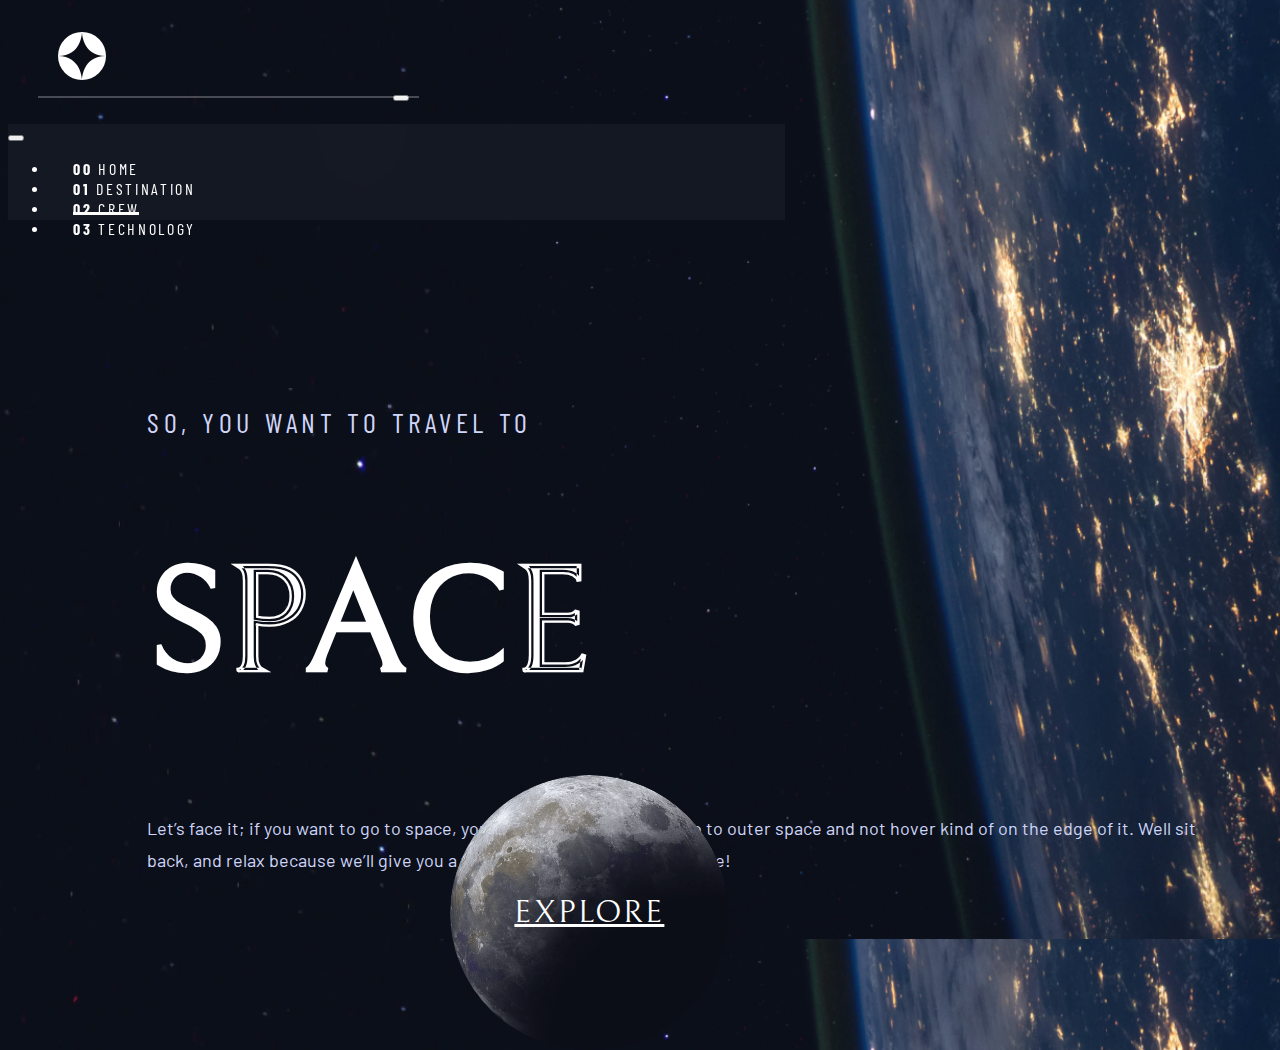
<file: index.html>
<!DOCTYPE html>
<html lang="en">

<head>
  <meta charset="UTF-8">
  <meta name="viewport" content="width=device-width, initial-scale=1.0">
  <link rel="icon" type="image/png" sizes="32x32" href="style/assets/favicon-32x32.png">
  <title>Frontend Mentor | Space tourism website</title>
  <link rel="preconnect" href="https://fonts.googleapis.com">
  <link rel="preconnect" href="https://fonts.gstatic.com" crossorigin>
  <link href="https://fonts.googleapis.com/css2?family=Barlow&family=Barlow+Condensed&family=Bellefair&display=swap"
    rel="stylesheet">
  <link href="https://cdn.jsdelivr.net/npm/bootstrap@5.2.1/dist/css/bootstrap.min.css" rel="stylesheet"
    integrity="sha384-iYQeCzEYFbKjA/T2uDLTpkwGzCiq6soy8tYaI1GyVh/UjpbCx/TYkiZhlZB6+fzT" crossorigin="anonymous">
  <link rel="stylesheet" href="style/style.css">
  <link rel="stylesheet" href="style/home.css">
  
</head>

<body>

  <!-- NAVBAR -->

  <nav class="navbar navbar-dark navbar-expand-md">
    <div class="container-fluid">
      <div class="navbar-brand nav-icon">
        <img class="icon-img" src="style/assets/home/nav-icon.svg" alt="nav-icon">
      </div>
      <div class="nav-line"></div>
      <button class="navbar-toggler nav-mb-button" type="button" data-bs-toggle="offcanvas"
        data-bs-target="#staticBackdrop" aria-controls="staticBackdrop" aria-expanded="false"
        aria-label="Toggle navigation">
        <span class="navbar-toggler-icon"></span>
      </button>
      <div class="offcanvas offcanvas-end nav-rightside" data-bs-backdrop="static" tabindex="-1" id="staticBackdrop"
        aria-labelledby="staticBackdropLabel">
        <div class="offcanvas-header">
          <h5 class="offcanvas-title" id="staticBackdropLabel"></h5>
          <button type="button" class="btn-close btn-close-white m-1" data-bs-dismiss="offcanvas"
            aria-label="Close"></button>
        </div>
        <div class="offcanvas-body">
          <ul class="navbar-nav">
            <li class="nav-item">
              <a class="nav-link nav-items active" href="index.html"><b>00</b> HOME</a>
            </li>
            <li class="nav-item">
              <a class="nav-link nav-items destination" href="#"><b>01</b> DESTINATION</a>
            </li>
            <li class="nav-item">
              <a class="nav-link nav-items" href="#" id="crew"><b>02</b> CREW</a>
            </li>
            <li class="nav-item">
              <a class="nav-link nav-items" href="#" id="technology"><b>03</b> TECHNOLOGY</a>
            </li>
          </ul>
        </div>
      </div>
    </div>
  </nav>


  <!-- HOME -->

  <div id="body">
    <div class="container-fluid">
      <div class="row mx-0">
        <div class="col-lg-6 home-text">
          <h6 class="home-text-head">SO, YOU WANT TO TRAVEL TO</h6>
          <h1 class="home-text-bighead">SPACE</h1>
          <p class="home-text-pharagh">Let’s face it; if you want to go to space, you might as well genuinely go to
            outer
            space and not hover kind
            of on the edge of it. Well sit back, and relax because we’ll give you a truly out of this world experience!
          </p>
        </div>
        <div class="col-lg-6 home-exp">
          <a class="home-exp-btn btn btn-light destination" href="#">EXPLORE</a>
        </div>
      </div>
    </div>
  </div>

  <script src="https://cdn.jsdelivr.net/npm/bootstrap@5.2.1/dist/js/bootstrap.bundle.min.js"
    integrity="sha384-u1OknCvxWvY5kfmNBILK2hRnQC3Pr17a+RTT6rIHI7NnikvbZlHgTPOOmMi466C8"
    crossorigin="anonymous"></script>
    <script src="https://code.jquery.com/jquery-3.6.1.min.js" integrity="sha256-o88AwQnZB+VDvE9tvIXrMQaPlFFSUTR+nldQm1LuPXQ=" crossorigin="anonymous"></script>
 
  <script src="scripts/script.js"></script>
</body>

</html>
</file>
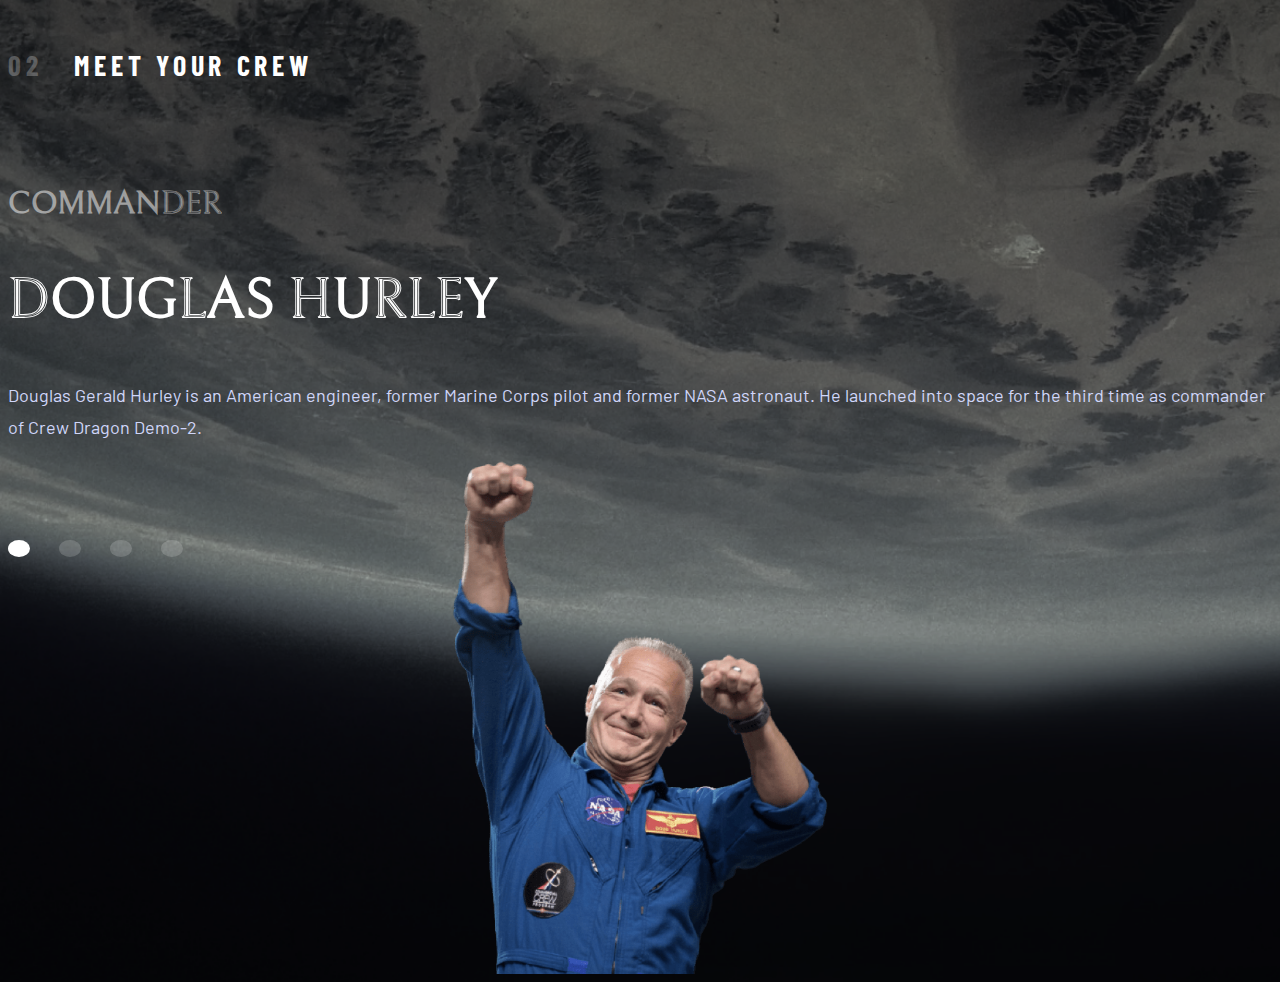
<file: crew-commander.html>
<!DOCTYPE html>
<html lang="en">

<head>
  <meta charset="UTF-8">
  <meta name="viewport" content="width=device-width, initial-scale=1.0">
  <link rel="preconnect" href="https://fonts.googleapis.com">
  <link rel="preconnect" href="https://fonts.gstatic.com" crossorigin>
  <link href="https://fonts.googleapis.com/css2?family=Barlow&family=Barlow+Condensed&family=Bellefair&display=swap"
    rel="stylesheet">
  <link href="https://cdn.jsdelivr.net/npm/bootstrap@5.2.1/dist/css/bootstrap.min.css" rel="stylesheet"
    integrity="sha384-iYQeCzEYFbKjA/T2uDLTpkwGzCiq6soy8tYaI1GyVh/UjpbCx/TYkiZhlZB6+fzT" crossorigin="anonymous">
  <link rel="stylesheet" href="style/style.css">
  <link rel="stylesheet" href="style/crew.css">
</head>

<body>

  <div class="container">
    <div class="row ps-4">
      <div class="col-lg-7">
        <div class="header-right">
          <h3 class="moon-header-ex">02</h3>
          <h3>
            MEET YOUR CREW
          </h3>
        </div>
        <div class="crew-section">
          <div class="crew-refresh">
            <h4>
              COMMANDER
            </h4>
            <h2>
              DOUGLAS HURLEY
            </h2>
            <p>
              Douglas Gerald Hurley is an American engineer, former Marine Corps pilot
              and former NASA astronaut. He launched into space for the third time as
              commander of Crew Dragon Demo-2.
            </p>
          </div>
        </div>
        <div class="bottom-buttons">
          <a class="bottom-buttons-item active-bottom-buttons" href="#" id="commander">.</a>
          <a class="bottom-buttons-item" href="#" id="specialist">.</a>
          <a class="bottom-buttons-item" href="#" id="pilot">.</a>
          <a class="bottom-buttons-item" href="#" id="engineer">.</a>
        </div>
      </div>
      <div class="col-lg-5 img-part">
        <img class="com-img" src="style/assets/crew/image-douglas-hurley.png" alt="commander">
      </div>
    </div>
  </div>


  <script src="https://cdn.jsdelivr.net/npm/bootstrap@5.2.1/dist/js/bootstrap.bundle.min.js"
    integrity="sha384-u1OknCvxWvY5kfmNBILK2hRnQC3Pr17a+RTT6rIHI7NnikvbZlHgTPOOmMi466C8"
    crossorigin="anonymous"></script>
  <script src="scripts/crew.js"></script>
</body>

</html>
</file>
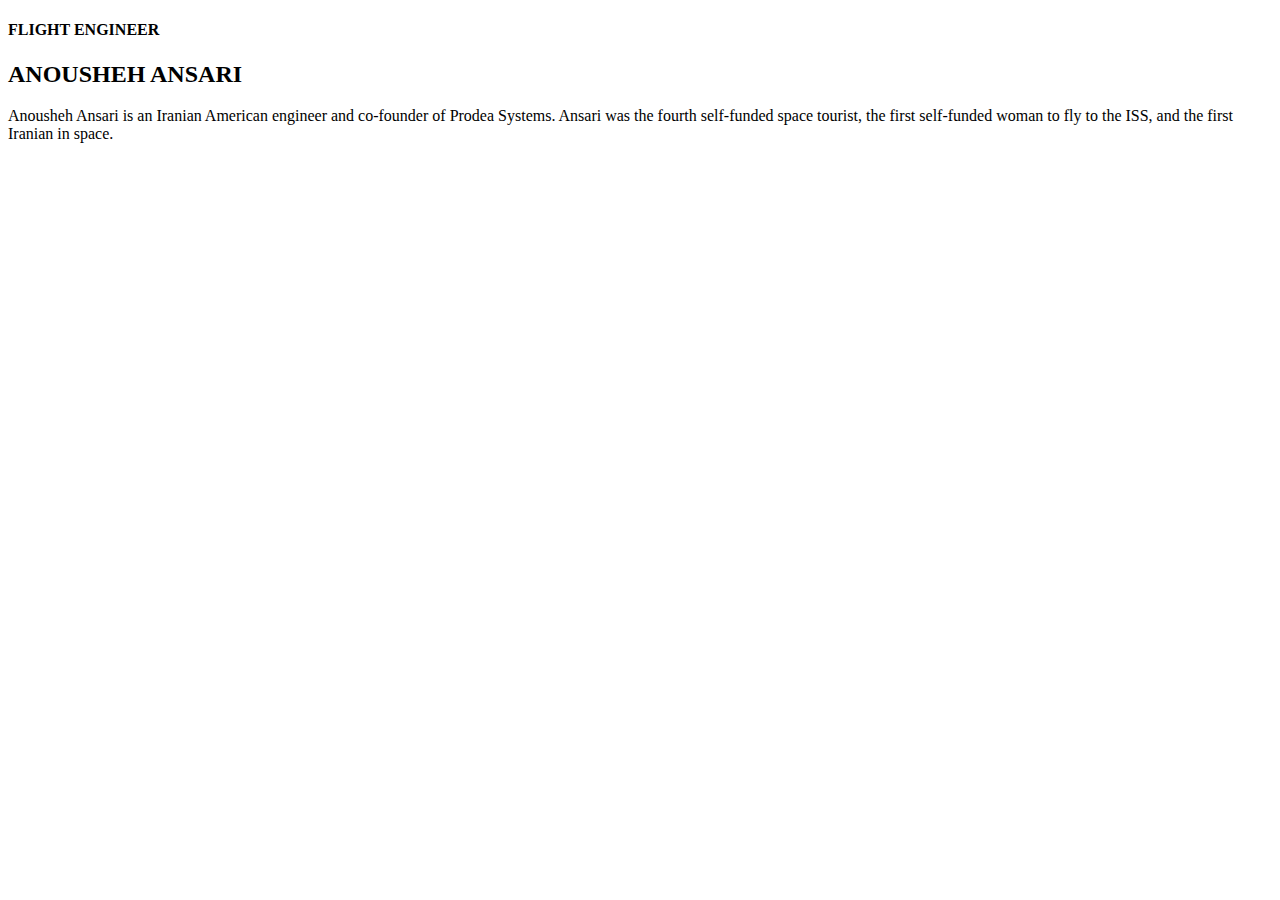
<file: crew-engineer.html>
<!DOCTYPE html>
<html lang="en">

<head>
  <meta charset="UTF-8">
  <meta name="viewport" content="width=device-width, initial-scale=1.0">
</head>

<body>
  <h4>FLIGHT ENGINEER</h4>
  <h2>ANOUSHEH ANSARI</h2>
  <p>
    Anousheh Ansari is an Iranian American engineer and co-founder of Prodea Systems.
    Ansari was the fourth self-funded space tourist, the first self-funded woman to
    fly to the ISS, and the first Iranian in space.
  </p>
</body>

</html>
</file>
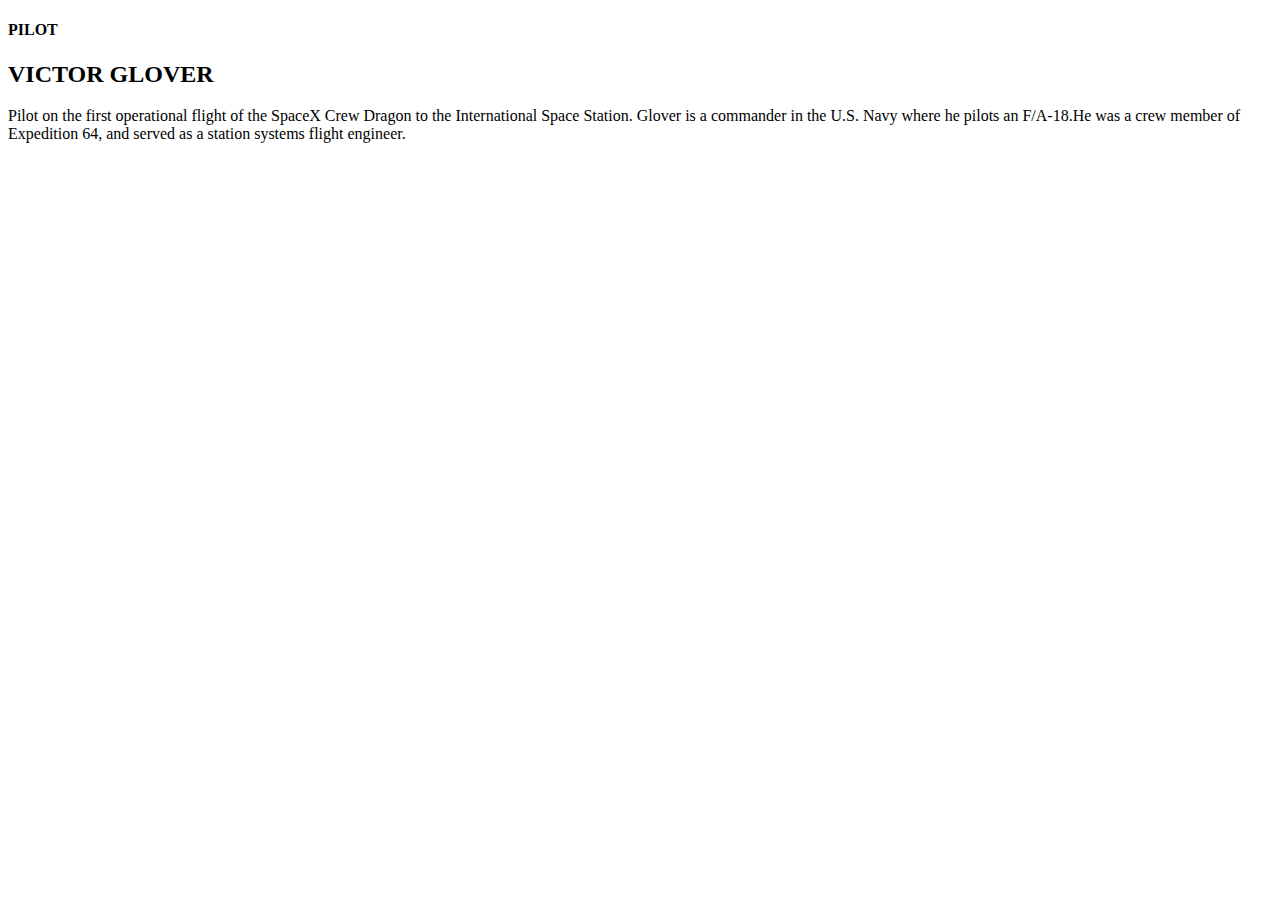
<file: crew-pilot.html>
<!DOCTYPE html>
<html lang="en">

<head>
  <meta charset="UTF-8">
  <meta name="viewport" content="width=device-width, initial-scale=1.0">
</head>

<body>
  <h4>PILOT</h4>
  <h2>VICTOR GLOVER</h2>
  <p>
    Pilot on the first operational flight of the SpaceX Crew Dragon to the
    International Space Station. Glover is a commander in the U.S. Navy where
    he pilots an F/A-18.He was a crew member of Expedition 64, and served as a
    station systems flight engineer.
  </p>
</body>

</html>
</file>
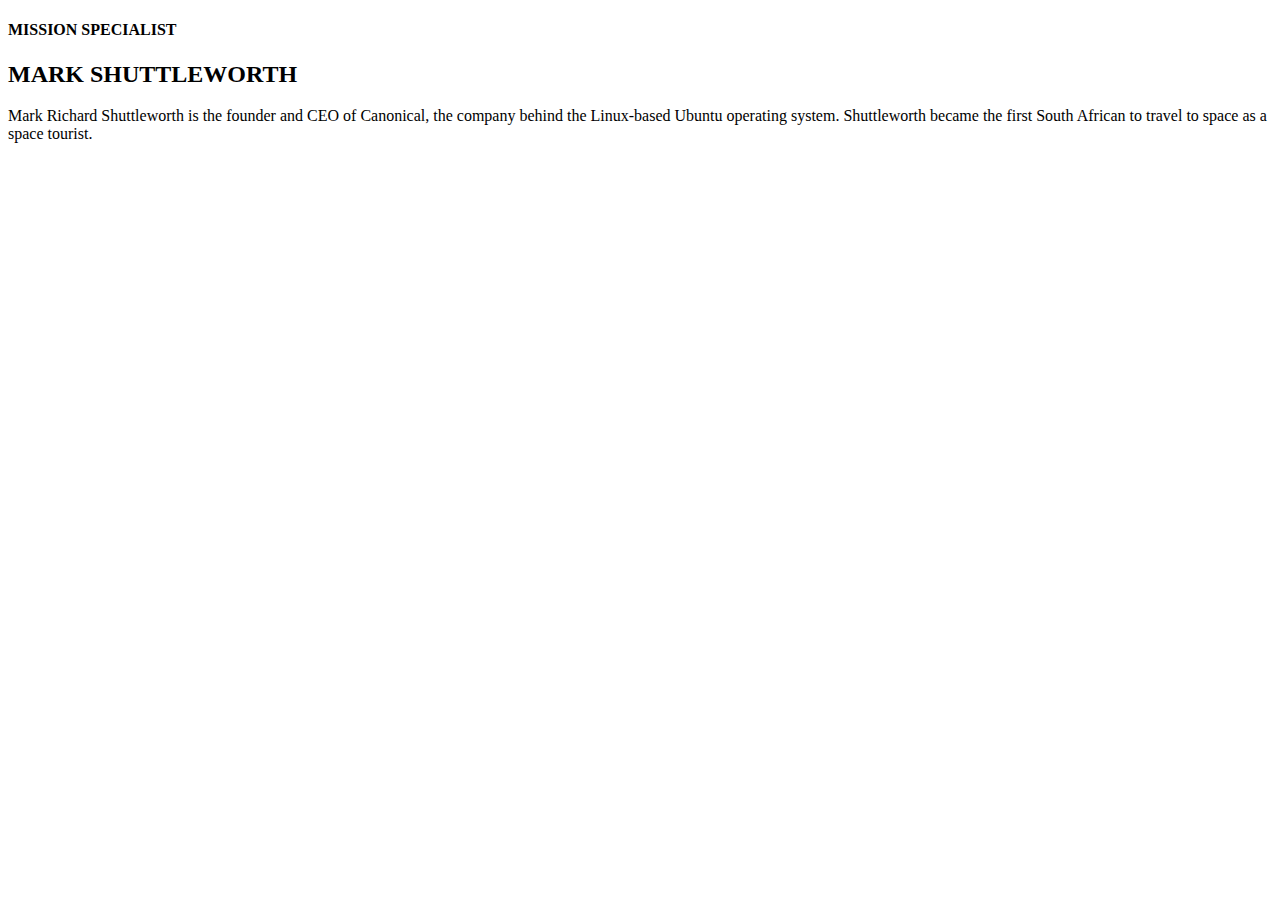
<file: crew-specialist.html>
<!DOCTYPE html>
<html lang="en">

<head>
  <meta charset="UTF-8">
  <meta name="viewport" content="width=device-width, initial-scale=1.0">
</head>

<body>
  <h4>
    MISSION SPECIALIST
  </h4>
  <h2>
    MARK SHUTTLEWORTH
  </h2>
  <p>
    Mark Richard Shuttleworth is the founder and CEO of Canonical, the company behind
    the Linux-based Ubuntu operating system. Shuttleworth became the first South
    African to travel to space as a space tourist.
  </p>
</body>

</html>
</file>
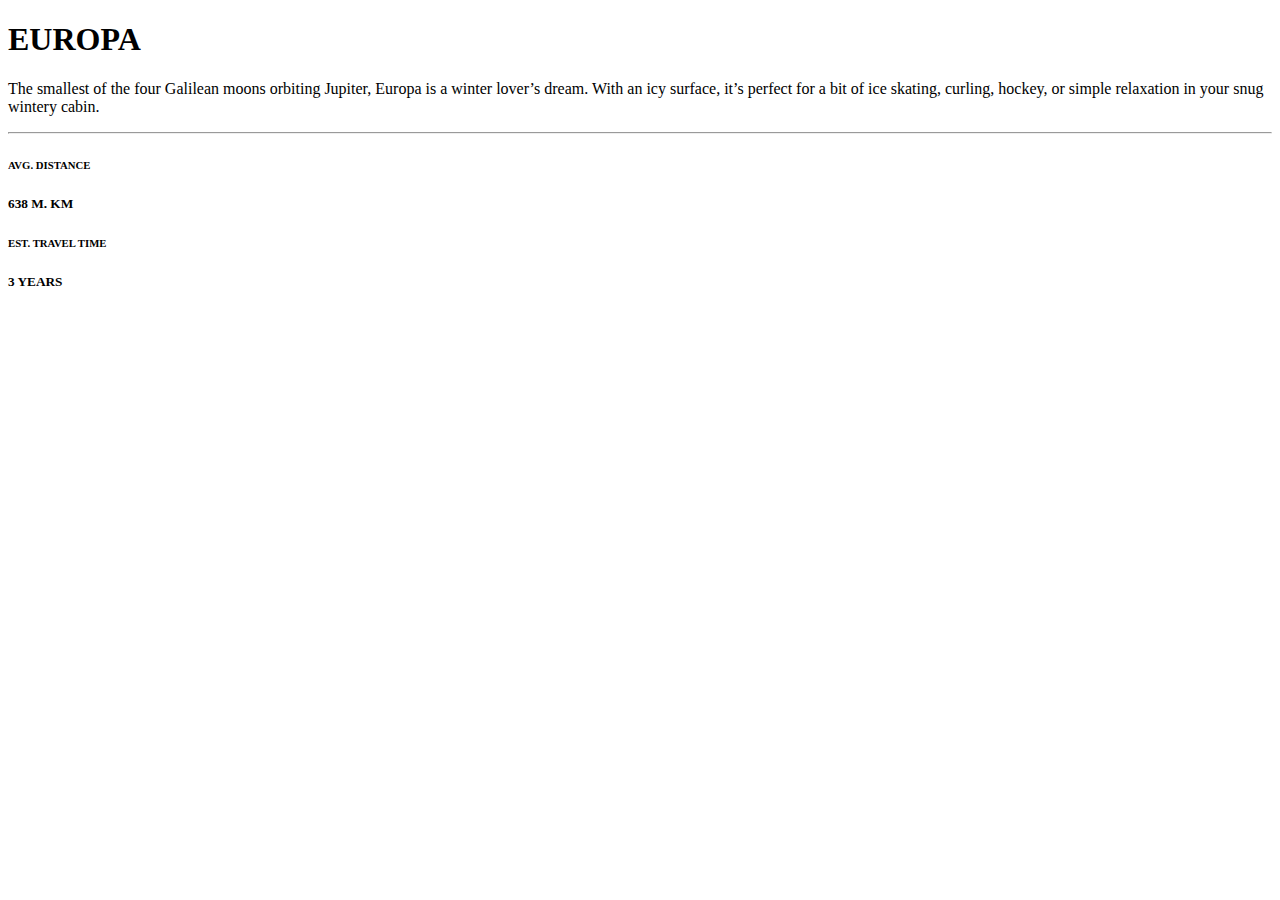
<file: destination-europa.html>
<!DOCTYPE html>
<html lang="en">

<head>
  <meta charset="UTF-8">
  <meta name="viewport" content="width=device-width, initial-scale=1.0">
</head>

<body>
  <h1 class="right-moon-header">EUROPA</h1>
  <p class="moon-text">
    The smallest of the four Galilean moons orbiting Jupiter, Europa is a
    winter lover’s dream. With an icy surface, it’s perfect for a bit of
    ice skating, curling, hockey, or simple relaxation in your snug
    wintery cabin.
  </p>
  <hr>
  <div class="row mx-0">
    <div class="col-md-6 px-0">
      <h6>
        AVG. DISTANCE
      </h6>
      <h5>
        638 M. KM
      </h5>
    </div>
    <div class="col-md-6">
      <h6>
        EST. TRAVEL TIME
      </h6>
      <h5>
        3 YEARS
      </h5>
</body>

</html>
</file>
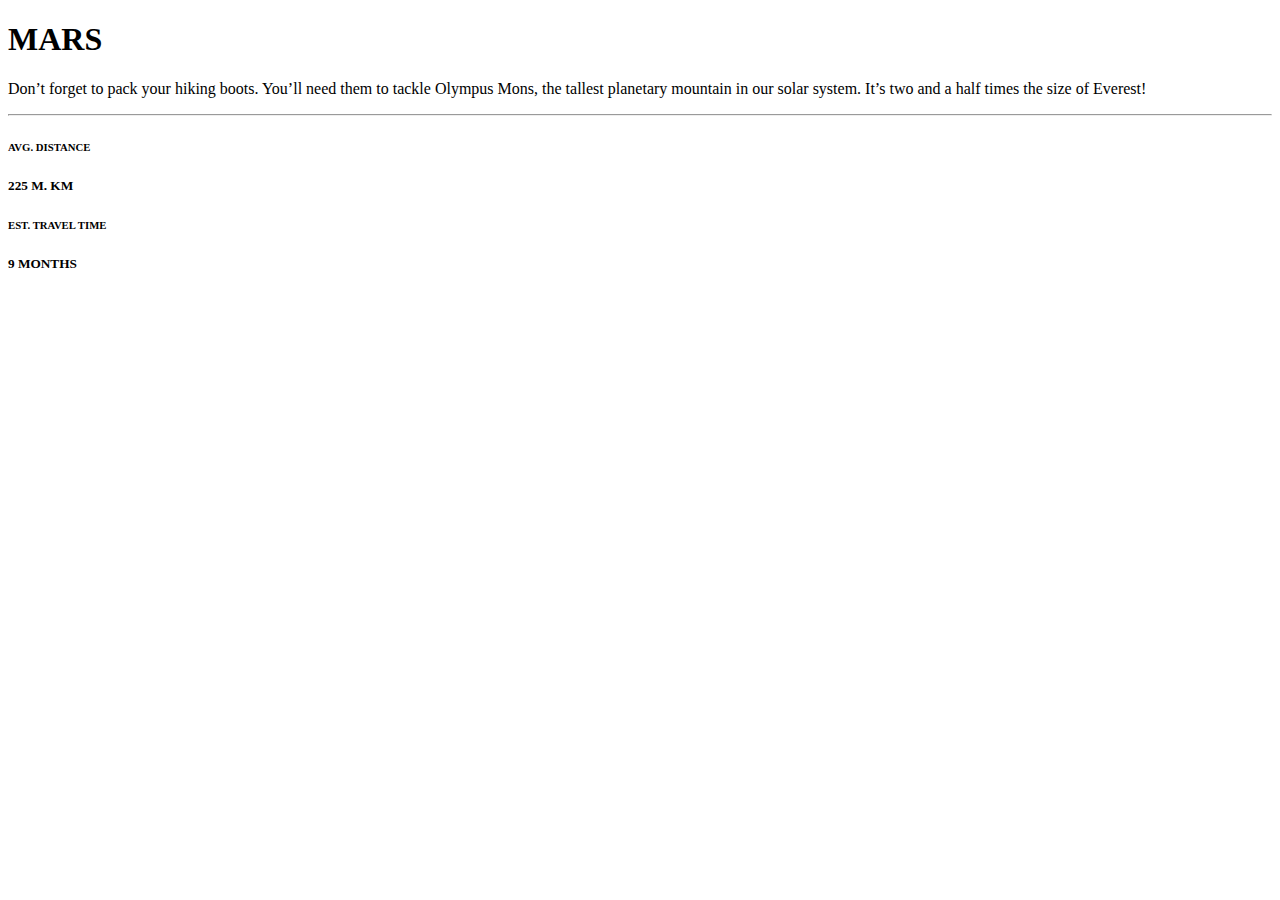
<file: destination-mars.html>
<!DOCTYPE html>
<html lang="en">

<head>
  <meta charset="UTF-8">
  <meta name="viewport" content="width=device-width, initial-scale=1.0">
</head>

<body>
  <h1 class="right-moon-header">MARS</h1>
  <p class="moon-text">
    Don’t forget to pack your hiking boots. You’ll need them to tackle Olympus Mons,
    the tallest planetary mountain in our solar system. It’s two and a half times
    the size of Everest!
  </p>
  <hr>
  <div class="row mx-0">
    <div class="col-md-6 px-0">
      <h6>
        AVG. DISTANCE
      </h6>
      <h5>
        225 M. KM
      </h5>
    </div>
    <div class="col-md-6">
      <h6>
        EST. TRAVEL TIME
      </h6>
      <h5>
        9 MONTHS
      </h5>
</body>

</html>
</file>
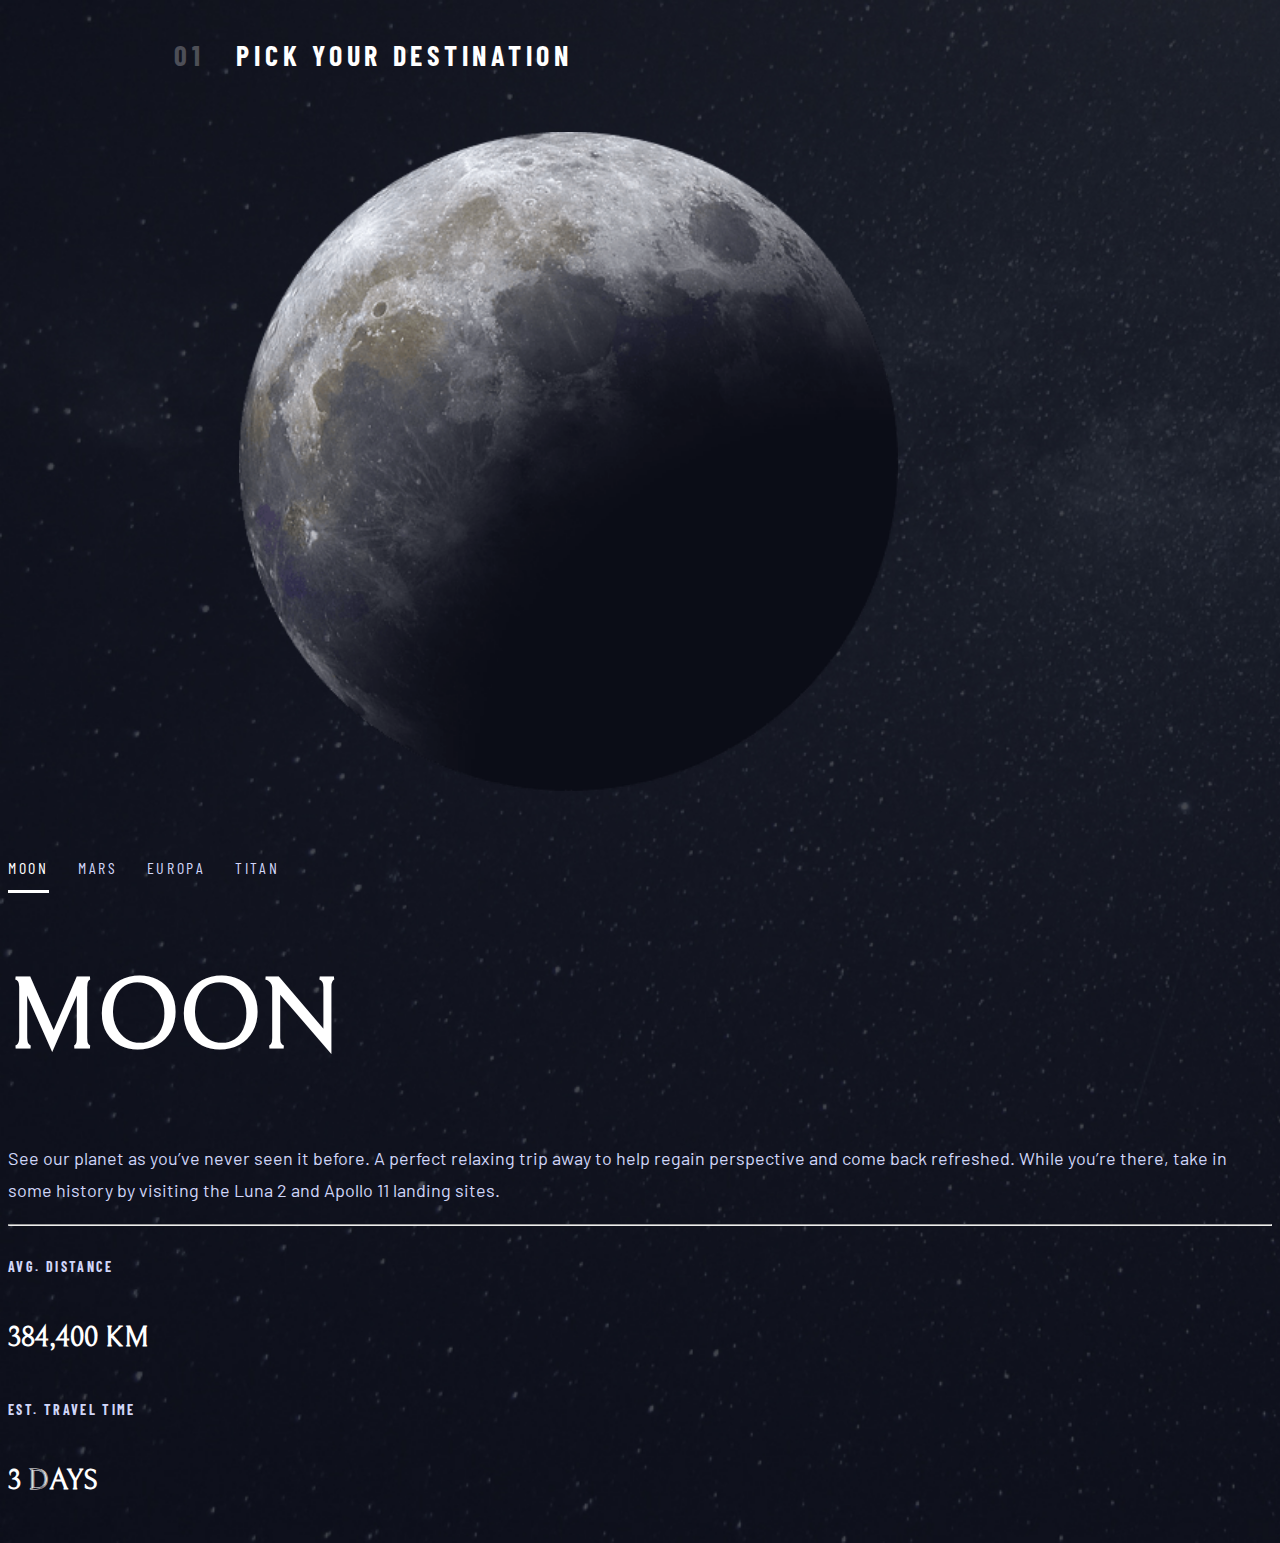
<file: destination-moon.html>
<!DOCTYPE html>
<html lang="en">

<head>
  <meta charset="UTF-8">
  <meta name="viewport" content="width=device-width, initial-scale=1.0">
  <link rel="preconnect" href="https://fonts.googleapis.com">
  <link rel="preconnect" href="https://fonts.gstatic.com" crossorigin>
  <link href="https://fonts.googleapis.com/css2?family=Barlow&family=Barlow+Condensed&family=Bellefair&display=swap"
    rel="stylesheet">
  <link href="https://cdn.jsdelivr.net/npm/bootstrap@5.2.1/dist/css/bootstrap.min.css" rel="stylesheet"
    integrity="sha384-iYQeCzEYFbKjA/T2uDLTpkwGzCiq6soy8tYaI1GyVh/UjpbCx/TYkiZhlZB6+fzT" crossorigin="anonymous">
  <link rel="stylesheet" href="style/style.css">
  <link rel="stylesheet" href="style/destination-moon.css">


</head>

<body>

  <div class="container-fluid">
    <div class="row mx-0">
      <div class="col-lg-6 left-col">
        <h3 class="moon-header-ex">01</h3>
        <h3> PICK YOUR DESTINATION </h3>
        <img class="img" src="style/assets/destination/image-moon.png" alt="Moon">
      </div>
      <div class="col-lg-4 right-col">
        <div class="buttons">
          <a class="buttons-item nav-items active" href="#" id="moon">MOON</a>
          <a class="buttons-item nav-items" href="#" id="mars">MARS</a>
          <a class="buttons-item nav-items" href="#" id="europa">EUROPA</a>
          <a class="buttons-item nav-items" href="#" id="titan">TITAN</a>
        </div>
        <div class="section">
          <h1 class="right-moon-header">MOON</h1>
          <p>
            See our planet as you’ve never seen it before. A perfect relaxing trip away to help
            regain perspective and come back refreshed. While you’re there, take in some history
            by visiting the Luna 2 and Apollo 11 landing sites.
          </p>
          <hr>
          <div class="row mx-0">
            <div class="col-md-6 px-0">
              <h6>
                AVG. DISTANCE
              </h6>
              <h5>
                384,400 KM
              </h5>
            </div>
            <div class="col-md-6">
              <h6>
                EST. TRAVEL TIME
              </h6>
              <h5>
                3 DAYS
              </h5>
            </div>
          </div>
        </div>
      </div>
    </div>

  </div>






  <script src="https://cdn.jsdelivr.net/npm/bootstrap@5.2.1/dist/js/bootstrap.bundle.min.js"
    integrity="sha384-u1OknCvxWvY5kfmNBILK2hRnQC3Pr17a+RTT6rIHI7NnikvbZlHgTPOOmMi466C8"
    crossorigin="anonymous"></script>
  <script src="scripts/destination.js"></script>
</body>

</html>
</file>
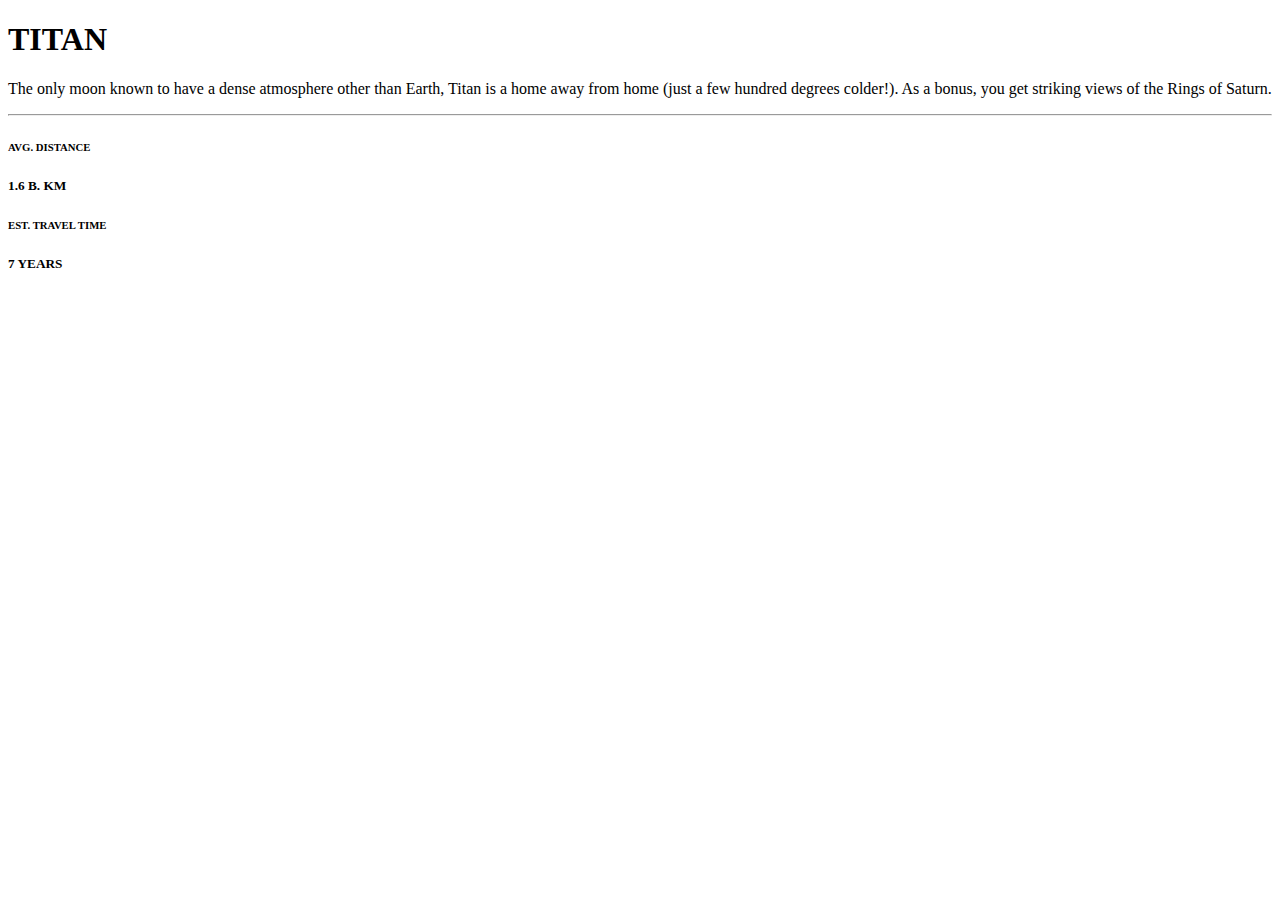
<file: destination-titan.html>
<!DOCTYPE html>
<html lang="en">

<head>
  <meta charset="UTF-8">
  <meta name="viewport" content="width=device-width, initial-scale=1.0">
</head>

<body>
  <h1 class="right-moon-header">TITAN</h1>
  <p class="moon-text">
    The only moon known to have a dense atmosphere other than Earth, Titan
    is a home away from home (just a few hundred degrees colder!). As a
    bonus, you get striking views of the Rings of Saturn.
  </p>
  <hr>
  <div class="row mx-0">
    <div class="col-md-6 px-0">
      <h6>
        AVG. DISTANCE
      </h6>
      <h5>
        1.6 B. KM
      </h5>
    </div>
    <div class="col-md-6">
      <h6>
        EST. TRAVEL TIME
      </h6>
      <h5>
        7 YEARS
      </h5>
</body>

</html>
</file>
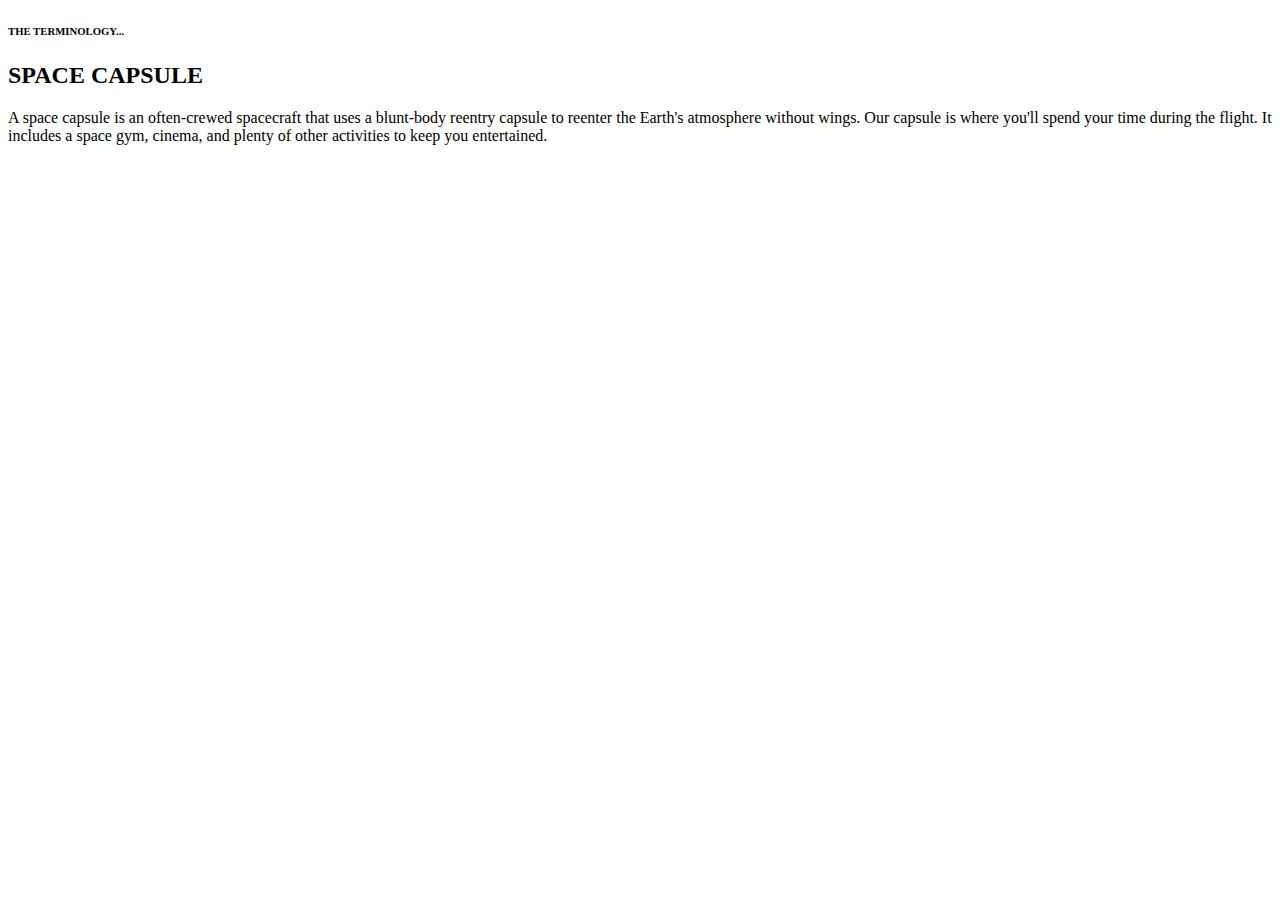
<file: technology-capsule.html>
<!DOCTYPE html>
<html lang="en">
<head>
  <meta charset="UTF-8">
  <meta name="viewport" content="width=device-width, initial-scale=1.0">
</head>
<body>
  <h6 class="middle-top-header">THE TERMINOLOGY...</h6>
  <h2>SPACE CAPSULE</h2>
  <p>  A space capsule is an often-crewed spacecraft that uses a blunt-body reentry 
    capsule to reenter the Earth's atmosphere without wings. Our capsule is where 
    you'll spend your time during the flight. It includes a space gym, cinema, 
    and plenty of other activities to keep you entertained.</p>

</body>
</html>
</file>
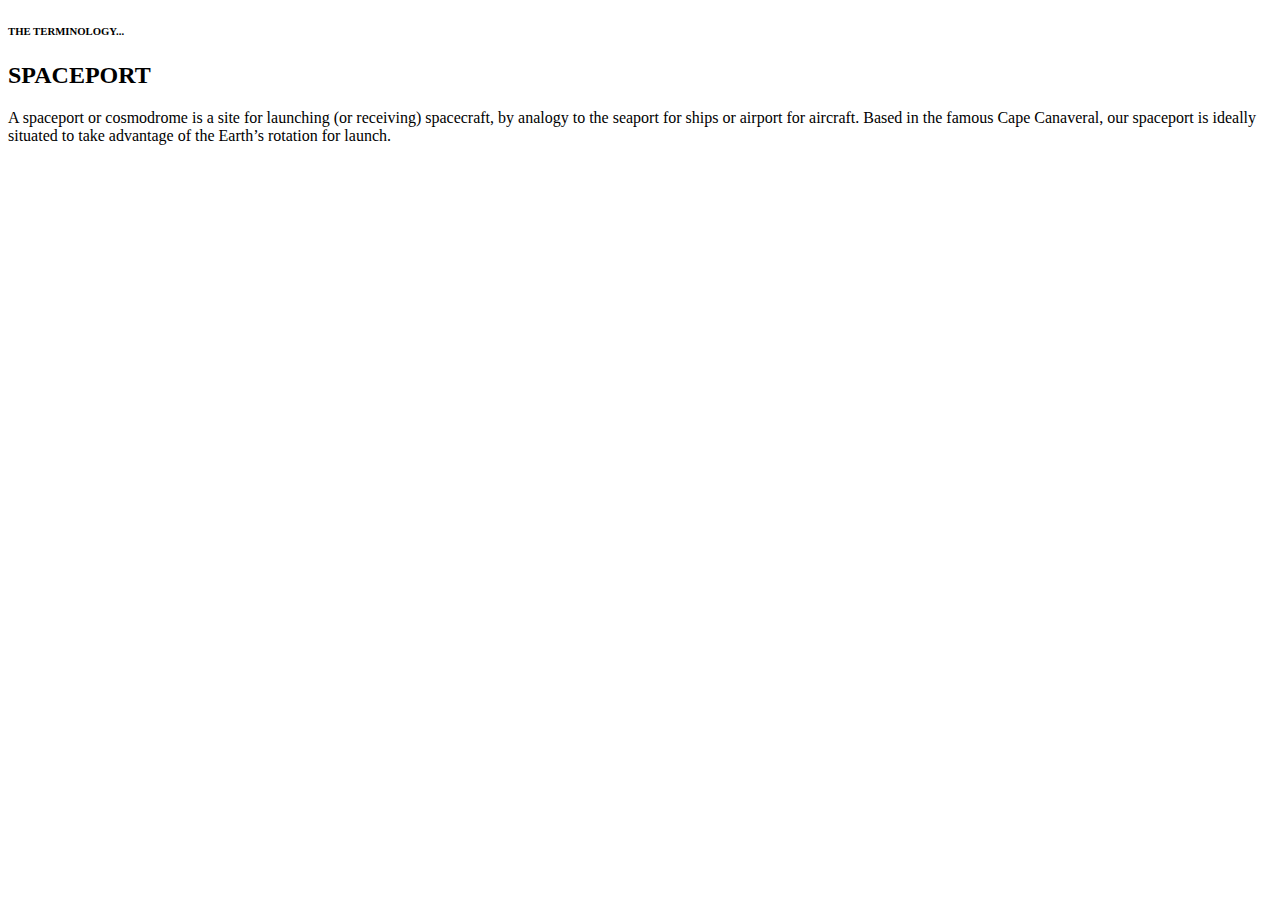
<file: technology-spaceport.html>
<!DOCTYPE html>
<html lang="en">
<head>
  <meta charset="UTF-8">
  <meta name="viewport" content="width=device-width, initial-scale=1.0">
</head>
<body>
  <h6 class="middle-top-header">THE TERMINOLOGY...</h6>
  <h2>SPACEPORT</h2>
  <p> A spaceport or cosmodrome is a site for launching (or receiving) spacecraft, 
    by analogy to the seaport for ships or airport for aircraft. Based in the 
    famous Cape Canaveral, our spaceport is ideally situated to take advantage 
    of the Earth’s rotation for launch.</p>
</body>
</html>
</file>
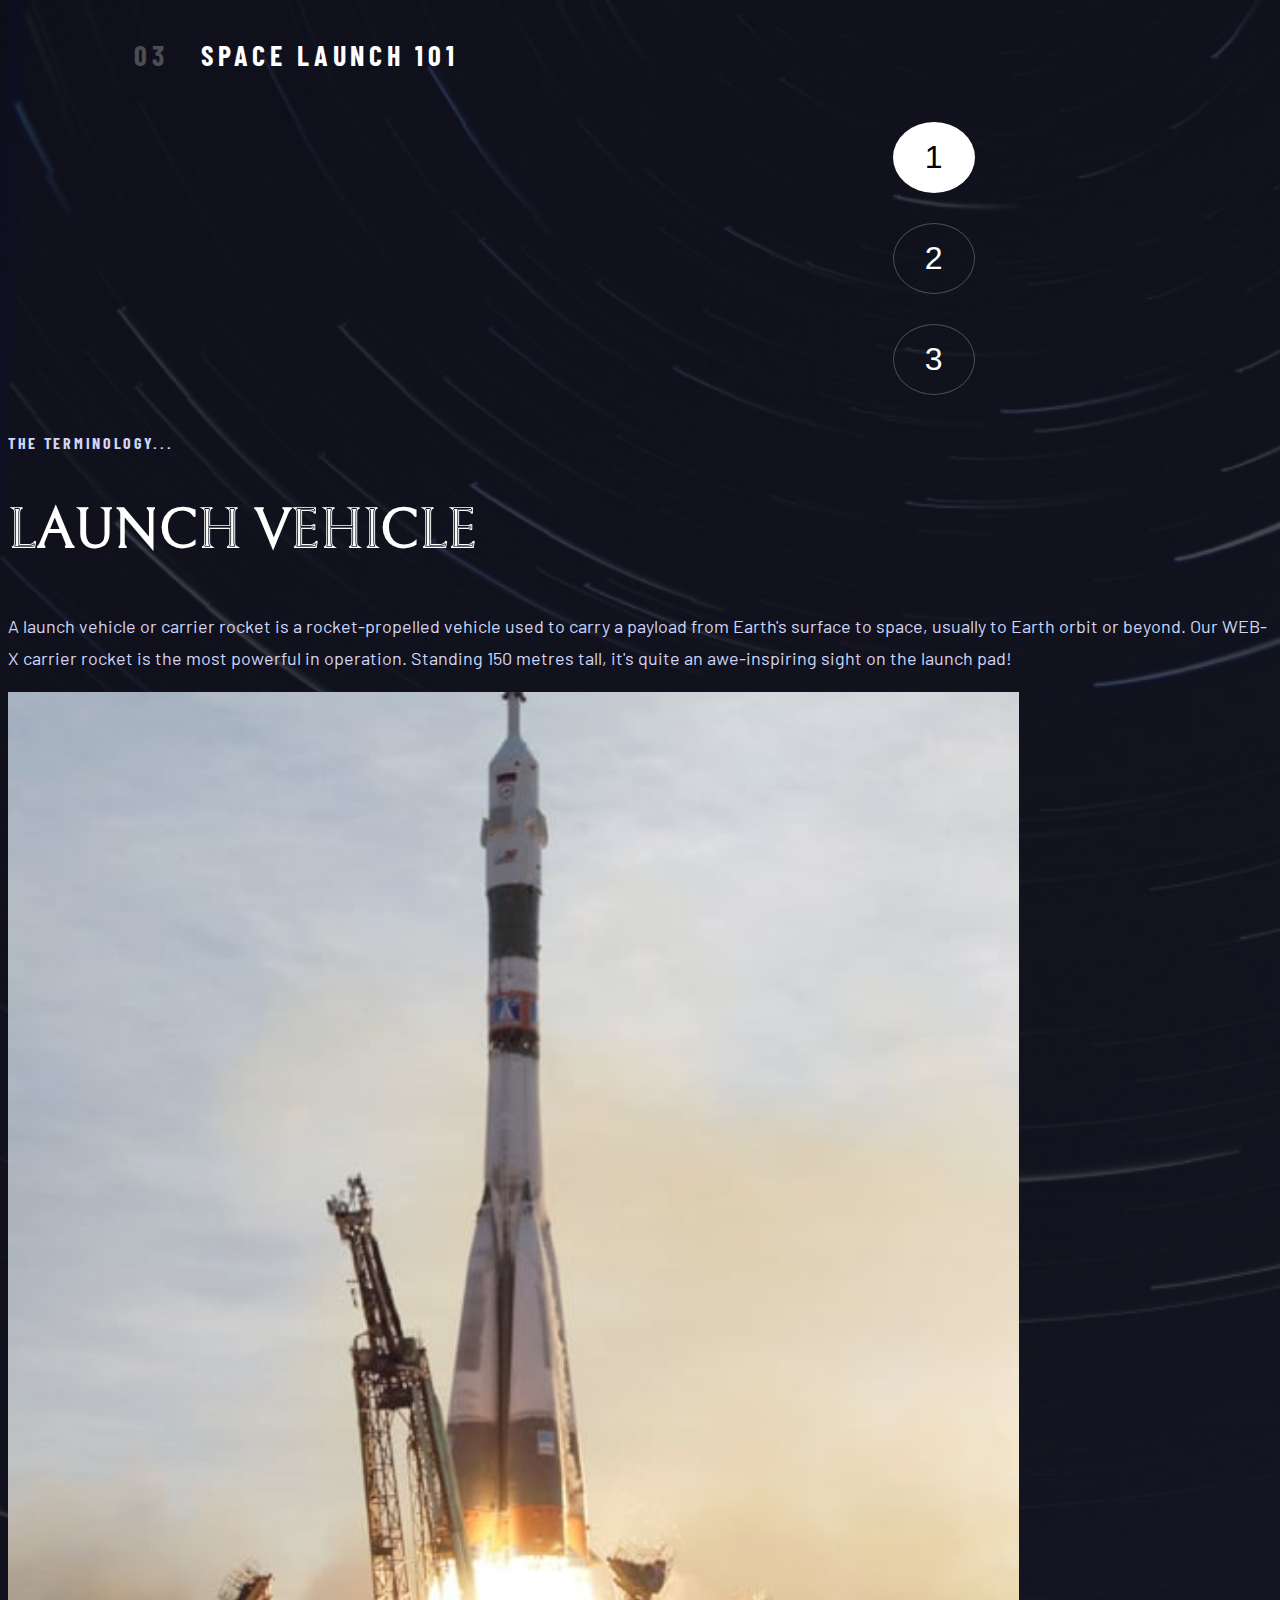
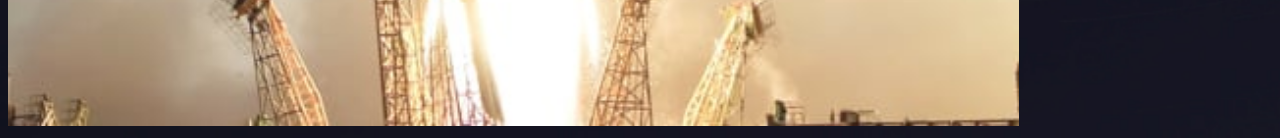
<file: technology-vehicle.html>
<!DOCTYPE html>
<html lang="en">

<head>
  <meta charset="UTF-8">
  <meta name="viewport" content="width=device-width, initial-scale=1.0">
  <link rel="preconnect" href="https://fonts.googleapis.com">
  <link rel="preconnect" href="https://fonts.gstatic.com" crossorigin>
  <link href="https://fonts.googleapis.com/css2?family=Barlow&family=Barlow+Condensed&family=Bellefair&display=swap"
    rel="stylesheet">
  <link href="https://cdn.jsdelivr.net/npm/bootstrap@5.2.1/dist/css/bootstrap.min.css" rel="stylesheet"
    integrity="sha384-iYQeCzEYFbKjA/T2uDLTpkwGzCiq6soy8tYaI1GyVh/UjpbCx/TYkiZhlZB6+fzT" crossorigin="anonymous">
  <link rel="stylesheet" href="style/style.css">
  <link rel="stylesheet" href="style/tech.css">

</head>

<body>
  <div class="tech-top-header">
    <h3 class="moon-header-ex">03</h3>
    <h3>SPACE LAUNCH 101</h3>
  </div>

  <div class="container-fluid">
    <div class="row m-0 whole-content">
      <div class="col-lg-3 buttons-tech">
        <button class="tech-buttons tech-buttons-active" id="vehicle">1</button>
        <button class="tech-buttons" id="spaceport">2</button>
        <button class="tech-buttons" id="capsule">3</button>
      </div>
      <div class="col-lg-5 tech-section">
        <div class="tech-refresh">
          <h6 class="middle-top-header">THE TERMINOLOGY...</h6>
          <h2>LAUNCH VEHICLE</h2>
          <p>
            A launch vehicle or carrier rocket is a rocket-propelled vehicle used to carry a
            payload from Earth's surface to space, usually to Earth orbit or beyond. Our
            WEB-X carrier rocket is the most powerful in operation. Standing 150 metres tall,
            it's quite an awe-inspiring sight on the launch pad!
          </p>

        </div>
      </div>
      <div class="col-lg-4 text-end p-0 ">
        <img class="tech-img" src="style/assets/technology/image-vehicle-portrait.jpg" alt="">
      </div>
    </div>
  </div>




  <script src="https://cdn.jsdelivr.net/npm/bootstrap@5.2.1/dist/js/bootstrap.bundle.min.js"
    integrity="sha384-u1OknCvxWvY5kfmNBILK2hRnQC3Pr17a+RTT6rIHI7NnikvbZlHgTPOOmMi466C8"
    crossorigin="anonymous"></script>
  <script src="scripts/tech.js"></script>
</body>

</html>
</file>
<file: style/style.css>
body{
    color: white;
}
.container-fluid {
    padding: 0;
}
p{
    font-family: 'Barlow';
    font-size: 18px;
    line-height: 32px;
    color: #D0D6F9;
}
h3{
    display: inline;
    font-family: 'Barlow Condensed';
    font-size: 28px;
    letter-spacing: 4.725px;
}
h2{
    font-family: 'Bellefair';
    font-size: 3.5rem;
}

/* NAV */

.navbar {
    margin-top: 32px;
}

.nav-icon {
    width: 7.75%;
    text-align: end;
}

.nav-line {
    width: 30%;
    display: inline-block;
    border: 1px solid rgba(255, 255, 255, 0.25);
    position: relative;
    left: 30px;
    z-index: 1;
}

.nav-rightside {
    width: 61.5%;
    height: 96px;
    margin: 0%;
    background: rgba(255, 255, 255, 0.04);
    backdrop-filter: blur(40.7742px);
}
.offcanvas-body{
    justify-content: center;
}

.nav-items {
    text-decoration: none;
    font-family: 'Barlow Condensed', sans-serif;
    font-size: 16px;
    letter-spacing: 2.7px;
    padding: 34.5px 0px !important;
    color: white;
    margin: 0px 25px;
}
.active{
    border-bottom: 3px solid white;
    color: white !important;
}
.nav-items:hover{
    color: white;
    border-bottom: 3px solid rgba(255, 255, 255, 0.5);
}
.nav-items:active{
    border-bottom: 3px solid white;
}

.moon-header-ex {
    font-weight: 700;
    opacity: 0.25;
    padding-right: 28px;
}

@media (max-width:990px){

    .navbar{
        margin-top: 0;
        padding-top: 0;
    }
    
    .nav-line{
        border: none;
        
    }
    .nav-items{
        letter-spacing: 2.3625px;
        font-size: 14px;
    }
    
}


@media (max-width:768px){
    .nav-mb-button{
        margin: 15px;
    }
    .nav-icon{
        margin: 20px;
    }
    .nav-link{
        display: inline-block;
        padding: 20px !important;
        padding-left: 0px !important;
        font-size: large;
    }
    
    .nav-rightside{
        height: auto;
        width: 70% !important;
    }
   
}
</file>
<file: style/home.css>
body {
    background-image: url("assets/home/background-home-desktop.jpg");
    background-size: cover;
    color: white;
}


/* HOME */

.home-text {
    padding: 120px 50px 0px 11%;
}

.home-exp {
    padding: 0%;
}

.home-text-head {
    font-family: 'Barlow Condensed';
    font-style: normal;
    font-weight: 400;
    font-size: 28px;
    letter-spacing: 4.725px;
    color: #D0D6F9;
}

.home-text-bighead {
    font-family: 'Bellefair';
    font-size: 9.375rem;
}

.home-text-pharagh {
    font-family: 'Barlow';
    font-size: 18px;
    line-height: 32px;
    color: #D0D6F9;
}

.home-exp-btn {
    padding: 119px 64px;
    border-radius: 100%;
    font-family: 'Bellefair';
    font-size: 32px;
    letter-spacing: 2px;
    background: url("assets/destination/image-moon.png");
    background-size: cover;
    color: white;
    line-height: 37px;
    margin: 25% 0 0 35%;
}

.home-exp-btn:hover {
    box-shadow: 0px 0px 0px 80px rgba(255, 255, 255, 0.1);
    color: white !important;
}

@media (max-width:990px) {

    body {
        background: url("assets/home/background-home-tablet.jpg");
        background-size: cover;
    }

    .home-text {
        text-align: center;
        padding-right: 11%;
    }

    .home-text-pharagh {
        padding: 0 16%;
    }

    .home-exp-btn {
        margin-top: 10%;
    }
}

@media (max-width:768px) {

    .home-exp{
        text-align: center;
    }
    .home-exp-btn {
        margin: 0;
    }

    .home-text-bighead {
        font-size: 6rem;
    }

}
</file>
<file: style/crew.css>
body {
    background: url("assets/crew/background-crew-desktop.jpg");
    background-size: cover;
}

h4 {
    font-family: 'Bellefair';
    font-size: 2rem;
    opacity: 0.5;
}

.header-right {
    padding: 40px 0 60px 0;
}

.bottom-buttons {
    
    position: absolute;
    top: 540px;
}

.bottom-buttons-item {
    background-color: rgba(255, 255, 255, 0.17);
    padding: 0px 9px;
    margin-right: 25px;
    border-radius: 100%;
    color: rgba(255, 255, 255, 0);
    text-decoration: none;
}

.bottom-buttons-item:hover {
    background-color: rgba(255, 255, 255, 0.5);
    color: rgba(255, 255, 255, 0);
}

.active-bottom-buttons {
    background-color: white;
    color: white;
}

.img-part {
    height: 513px;
    text-align: center;
}

.com-img {
    height: 100%;

}

@media (max-width:990px) {
    body {
        background: url("assets/crew/background-crew-tablet.jpg");
        background-size: cover;
    }
    .crew-section{
        text-align: center;
    }
    .bottom-buttons{
        width: 58,3%;
        text-align: center;
        margin: 0 12.5px;
    }
    .img-part{
        margin-top:  120px ;
    }
}

@media (max-width:768px) {
    body {
        background: url("assets/crew/background-crew-mobile.jpg");
        background-size: cover;
        background-attachment: fixed;
    }
    h2{
        font-size: 2.5rem;
    }
    h4{
        font-size: 1.75rem;
    }
    .header-right{
        text-align: center;
    }
    .bottom-buttons{
        top: 660px;
        margin-left: 25%;
    }
    .com-img{
        height: 70%;
        /* position: absolute;
        top: 185px;
        left: 20%; */
    }
    .img-part{
        margin: auto;
    }
    .crew-section{
        position: absolute;
        top: 700px;
    }
    .row{
        padding: 0 !important;
    }
}
</file>
<file: style/destination-moon.css>
body {
    background: url("assets/destination/background-destination-desktop.jpg");
    background-size: cover;
    color: white;
}


/* DESTİNATİON */
.col-lg-6 {
    padding: 0%;
}

.left-col {
    padding: 30px 0px 0px 166px;
}


.img {
    width: 60%;
    margin: 60px 0 0 65px;
}

.buttons {
    margin-top: 50px;
    margin-bottom: 25px;
}

.buttons-item {
    color: #D0D6F9;
    display: inline-block;
    padding: 13px 0px !important;
    margin-left: 0%;
}

.right-moon-header {
    font-family: 'Bellefair';
    font-size: 6.25rem;
}

h6 {
    font-family: 'Barlow Condensed';
    font-size: 14px;
    letter-spacing: 2.3625px;
    color: #D0D6F9;
}

h5 {
    font-family: 'Bellefair';
    font-size: 28px;
}

hr {
    margin: 13px 0;
}

@media (max-width:990px) {

    body {
        background: url("assets/destination/background-destination-tablet.jpg");
        background-size: cover;
    }
    .right-col {
        text-align: center;
        padding: 0 15%;
    }
    .moon-header{
        position: relative;
        right: 100px;
    }
}



@media (max-width:768px) {
    body {
        background: url("assets/destination/background-destination-mobile.jpg");
        background-size: cover;
    }
    .moon-header{
        position: static;
    }
    .left-col{
        padding:0%;
        text-align: center;
    }
    .img{
        margin-left: 0%;
    }
    .right-moon-header{
        font-size: 5rem;
    }
    .right-col{
        padding: 0 20px;
    }
}
</file>
<file: style/tech.css>
body {
    background: url("assets/technology/background-technology-desktop.jpg");
    background-size: cover;
}

.tech-top-header {
    margin: 3% 0 4% 10%;
}

.tech-buttons {
    display: block;
    font-size: 2rem;
    border: 1px rgba(255, 255, 255, 0.25) solid;
    background-color: rgba(255, 255, 255, 0);
    border-radius: 100%;
    color: white;
    padding: 16px 31px;
    margin: 0 0 30px 70%;
}

.tech-buttons:hover {
    border-color: white;
}

.tech-buttons-active {
    color: black;
    background-color: white;
}

.middle-top-header {
    font-family: 'Barlow Condensed';
    font-size: 16px;
    letter-spacing: 2.7px;
    color: #D0D6F9;
}

.tech-img {
    width: 80%;
    position: relative;
    bottom: 20%;
}

@media (max-width:990px) {
    body {
        background: url("assets/technology/background-technology-tablet.jpg");
        background-size: cover;
    }

    .tech-buttons {
        display: inline;
        margin: 16px;
    }

    .buttons-tech {
        text-align: center;
    }

    .tech-img {
        width: 100%;
        position: absolute;
        right: 0px;
        bottom: 105%;
    }

    .whole-content {
        position: absolute;
        top: 650px;

    }

    .tech-section {
        text-align: center;
    }
}

@media (max-width:768px) {
    body {
        background: url("assets/technology/background-technology-mobile.jpg");
        background-size: cover;
        background-attachment: fixed;
    }

    .tech-img {
        bottom: 100%;
    }

    .tech-top-header {
        text-align: center;
        margin: auto;
    }

    .whole-content {
        top: 350px;
    }

}
</file>
